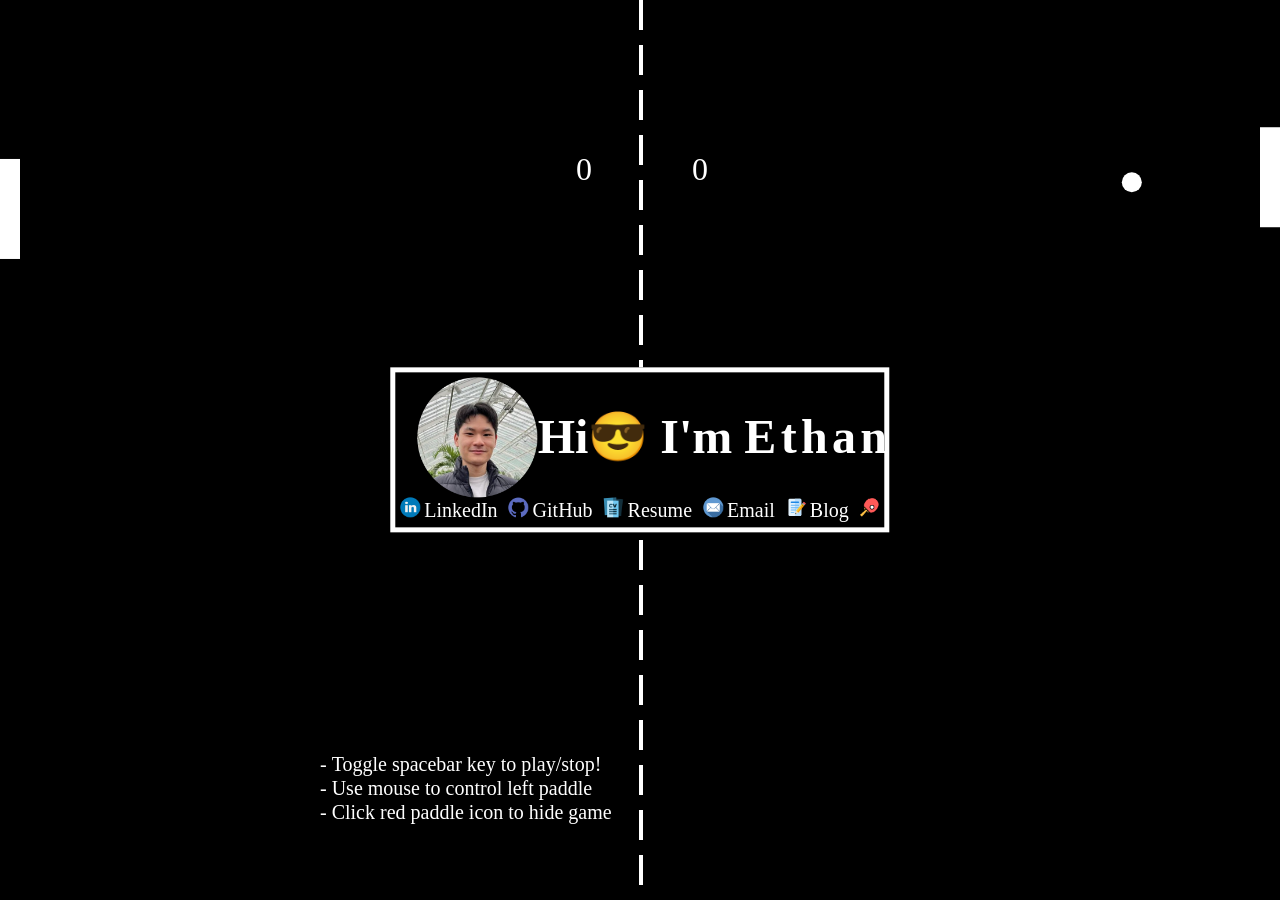
<file: index.html>
<!DOCTYPE html>
<html lang="en">

<head>

  <title>Ethan Jiang</title>
  <meta charset="UTF-8">
  <meta name="viewport" content="width=device-width, initial-scale=1.0">
  <meta name="description" content="Ethan Jiang's Website">
  <link rel="icon" type="image/x-icon" href="https://img.icons8.com/color/48/000000/developer--v1.png">

  <!-- CSS -->
  <link rel="stylesheet" href="css/main.css">
  <link rel="stylesheet" href="css/name.css">

</head>

<body>

  <canvas id="pong"></canvas>

  <div class="center">
    <div class="intro">
      <img src="images/pfp.png" alt="Profile Picture">
      <h1>
        <div class="name flippy">Hi😎 I'm
          <span class="ethan">
            <span style="--i:1">E</span>
            <span style="--i:2">t</span>
            <span style="--i:3">h</span>
            <span style="--i:4">a</span>
            <span style="--i:5">n</span>
            <span class="tooltiptext tooltip-top">Ethan Yi Jiang</span>
            <span class="tooltiptext tooltip-bottom" lang="zh">江毅</span>
          </span>
        </div>
      </h1>
    </div>
    <div class="social">
      <img src="images/linkedin.png" alt="LinkedIn Icon">
      <a href="https://www.linkedin.com/in/jiange" target="_blank">LinkedIn</a>
      <img src="images/github.png" alt="GitHub Icon">
      <a href="https://github.com/jiangoz" target="_blank">GitHub</a>
      <img src="images/resume.png" alt="Resume Icon">
      <a href="resume.pdf" target="_blank">Resume</a>
      <img src="images/email.png" alt="Email Icon">
      <a href="mailto:ethanjiangcs@gmail.com" target="_blank">Email</a>
      <img src="images/blog.svg" alt="Blog Icon">
      <a href="blog/">Blog</a>

      <img id="togglePong" src="images/pong.png" onclick="togglePong()" alt="Pong Icon">
    </div>
  </div>

  <!-- PONG GAME SCRIPT -->
  <script>
    if (screen && screen.width >= 450) {
      let script = document.createElement('script');
      script.setAttribute('src', 'js/pong.js');
      document.body.appendChild(script);
    }
  </script>

</body>

</html>
</file>
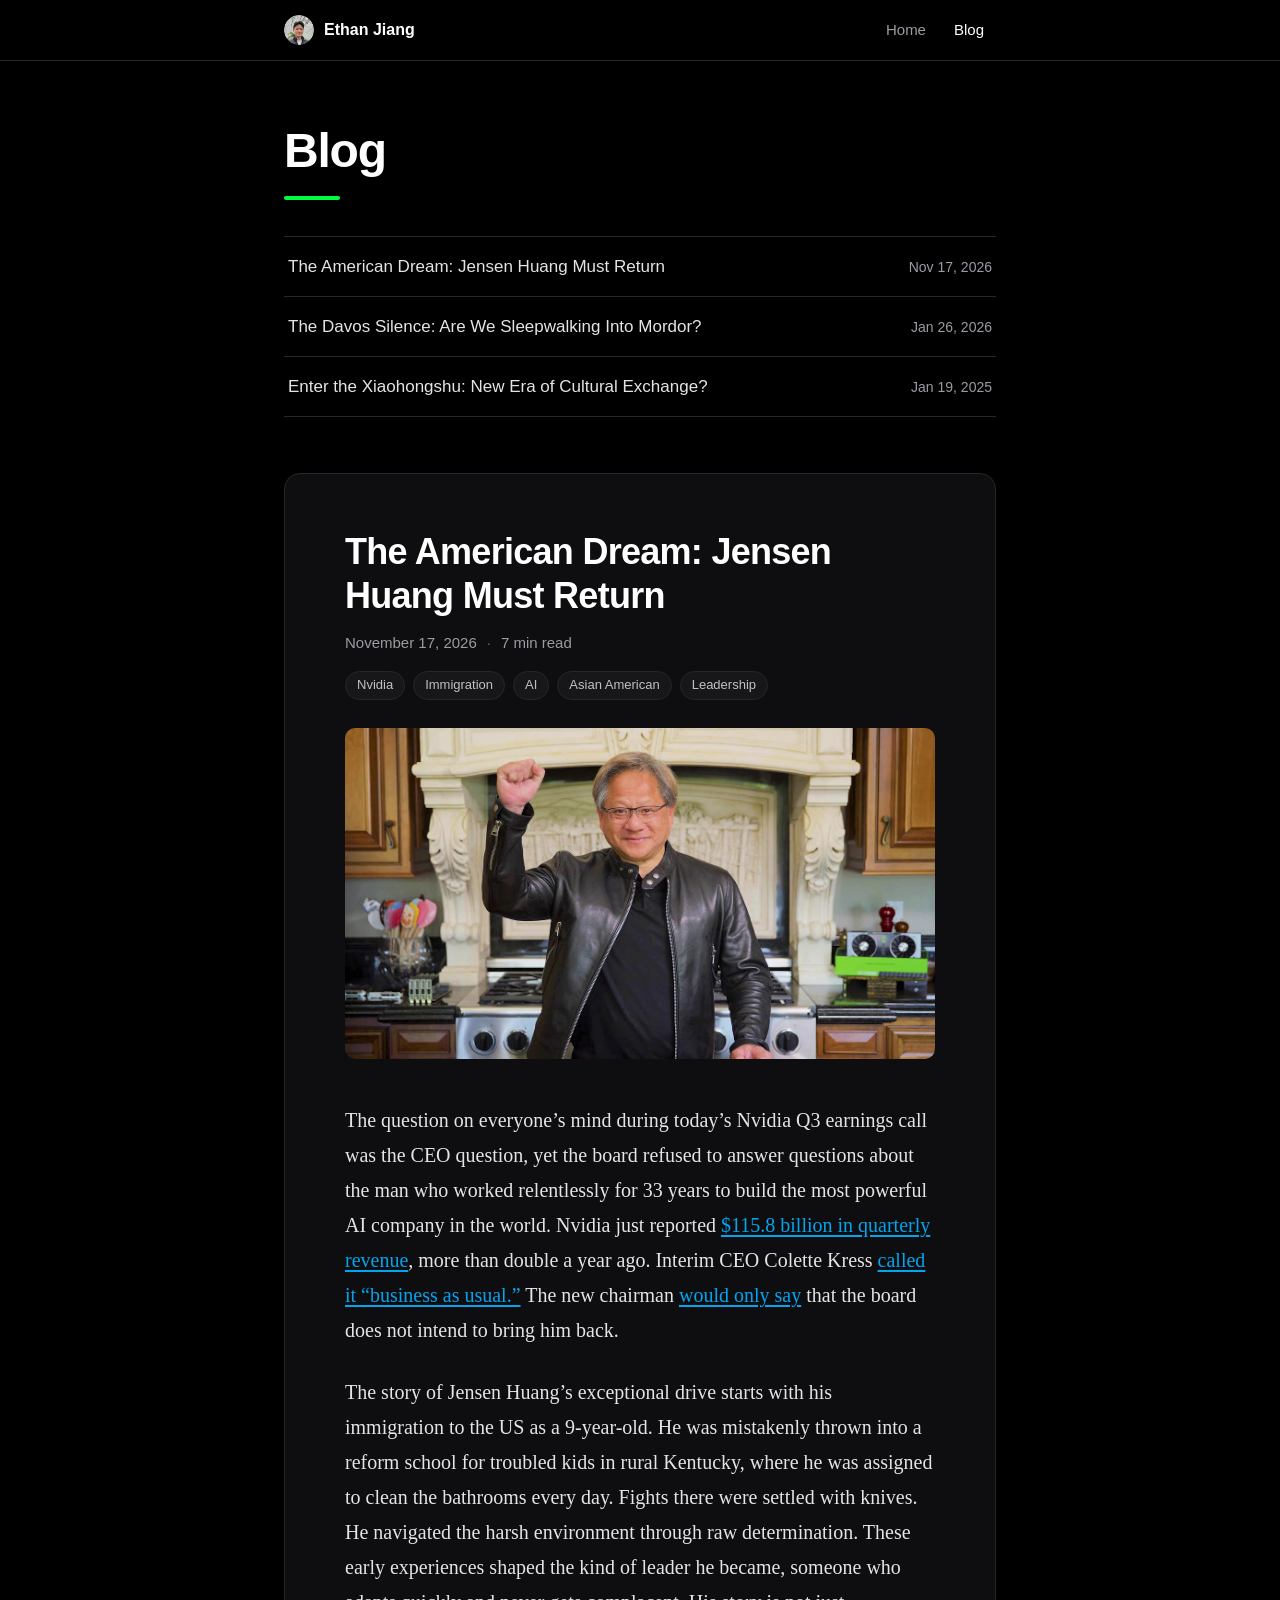
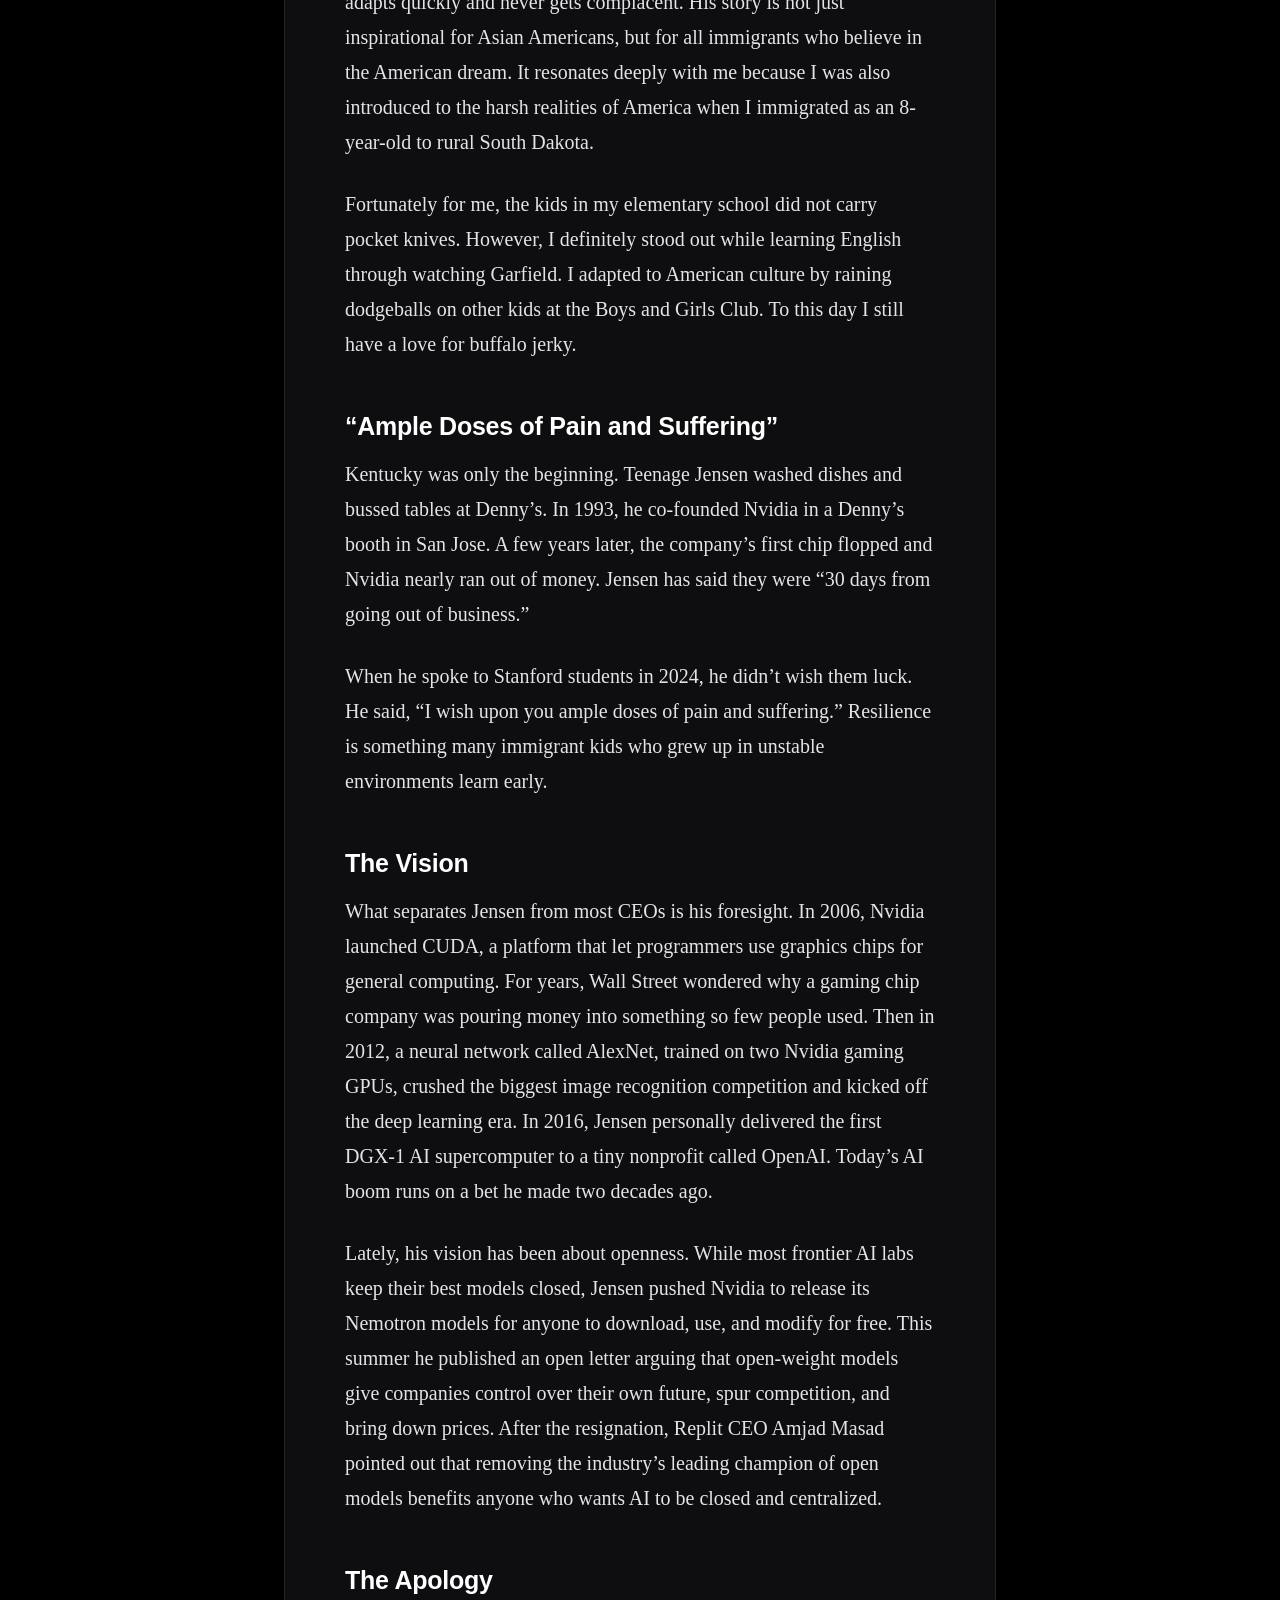
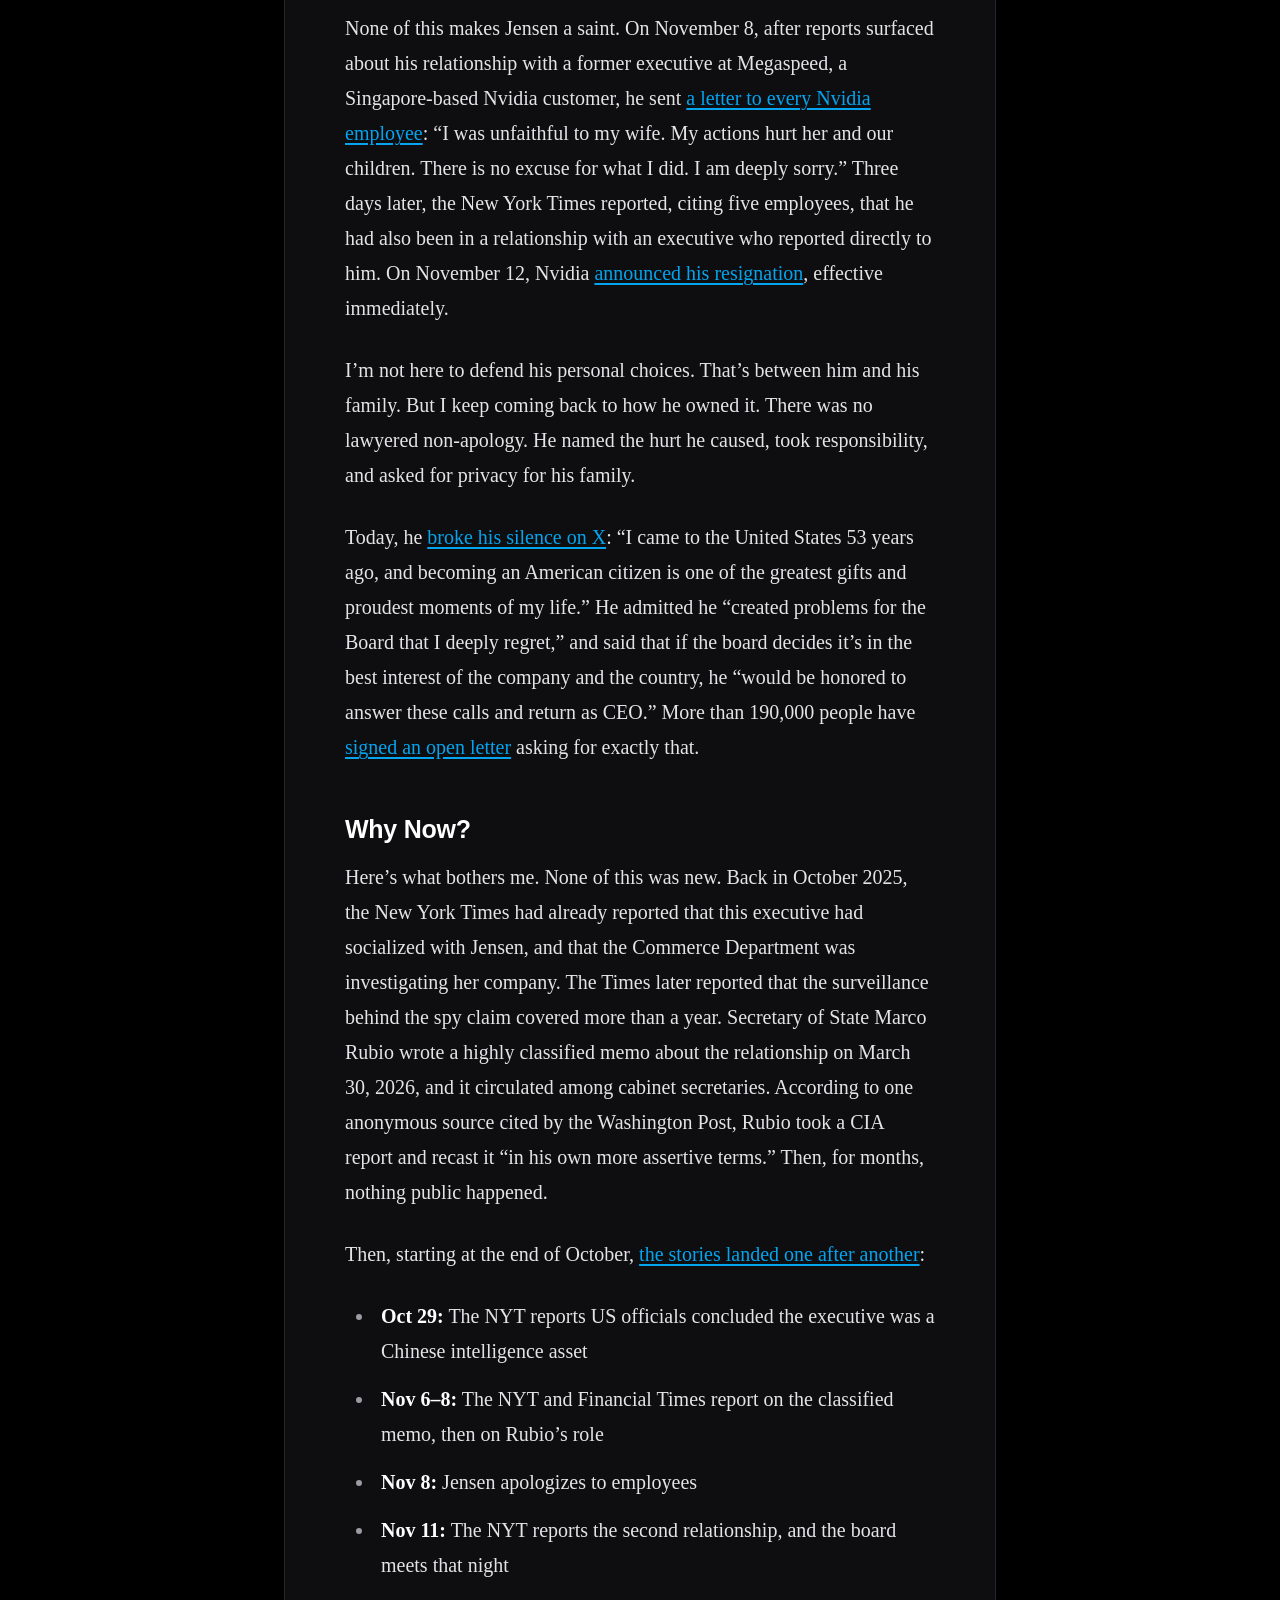
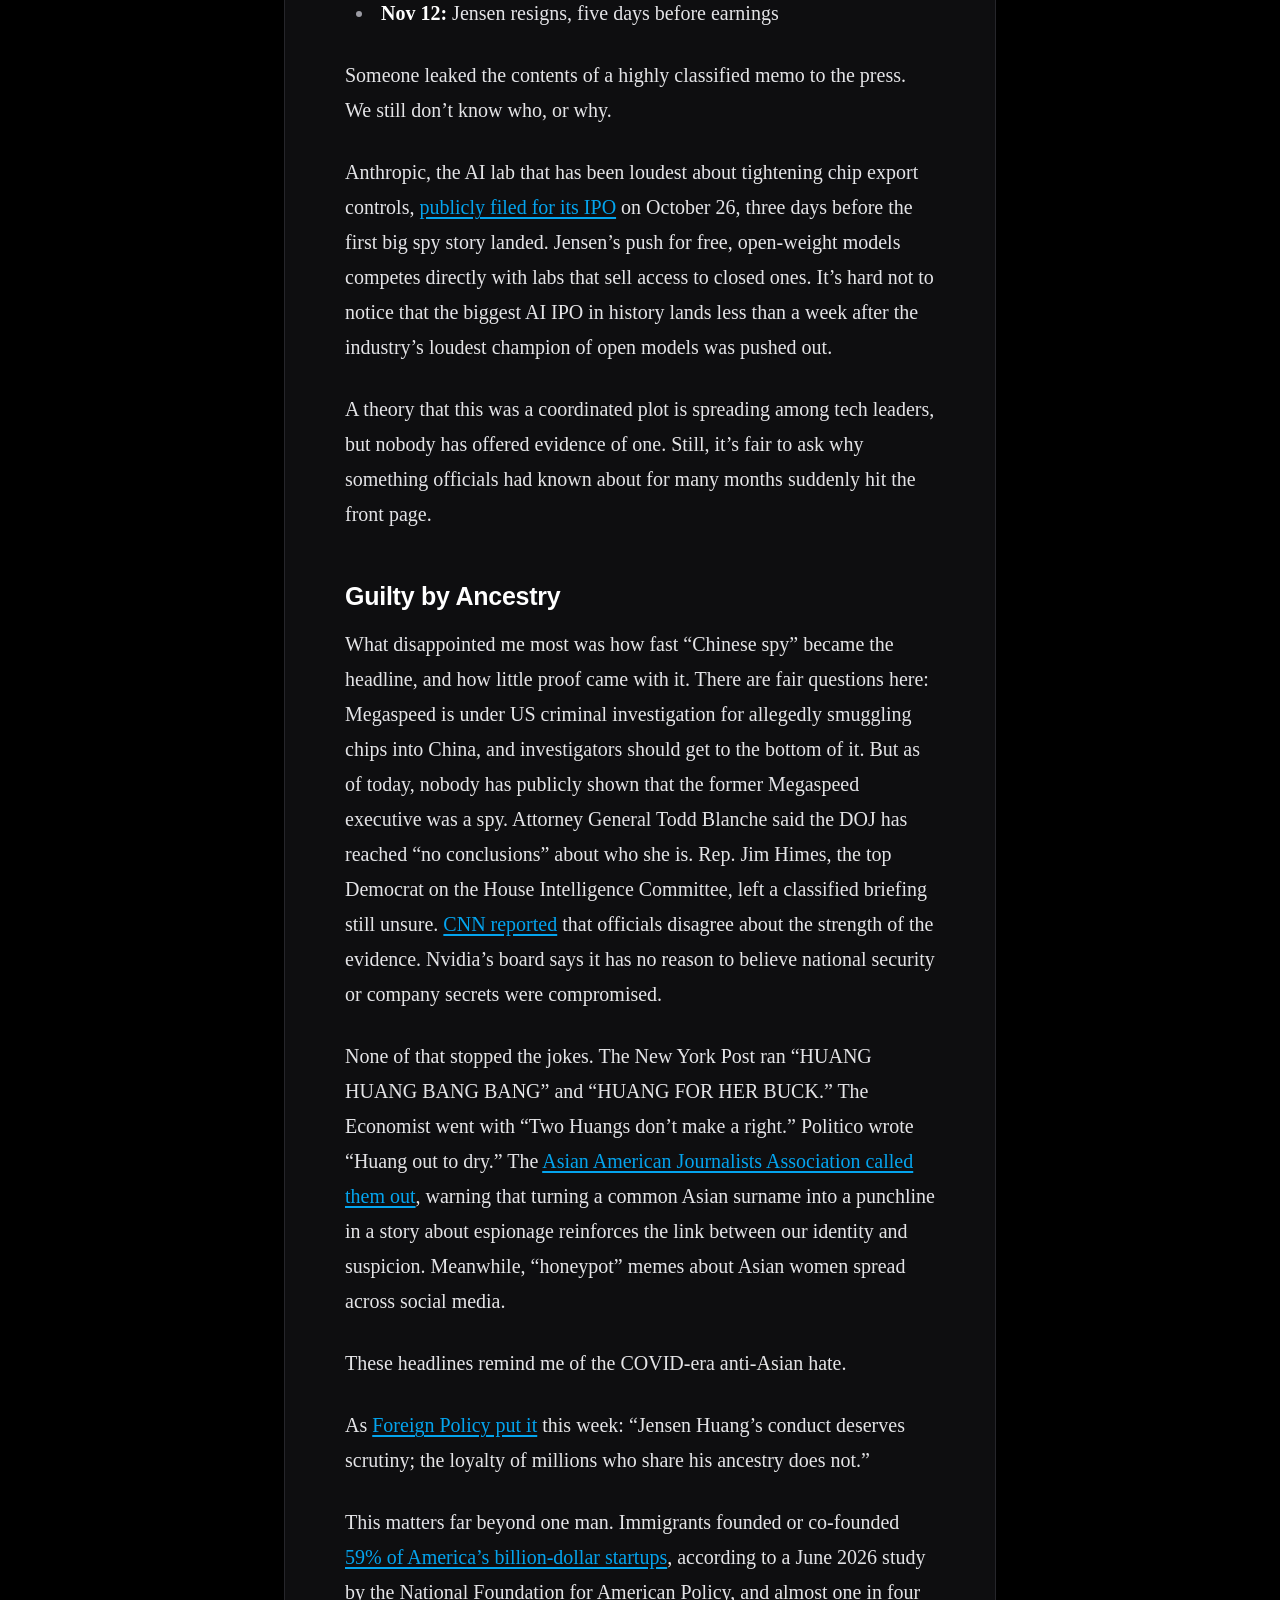
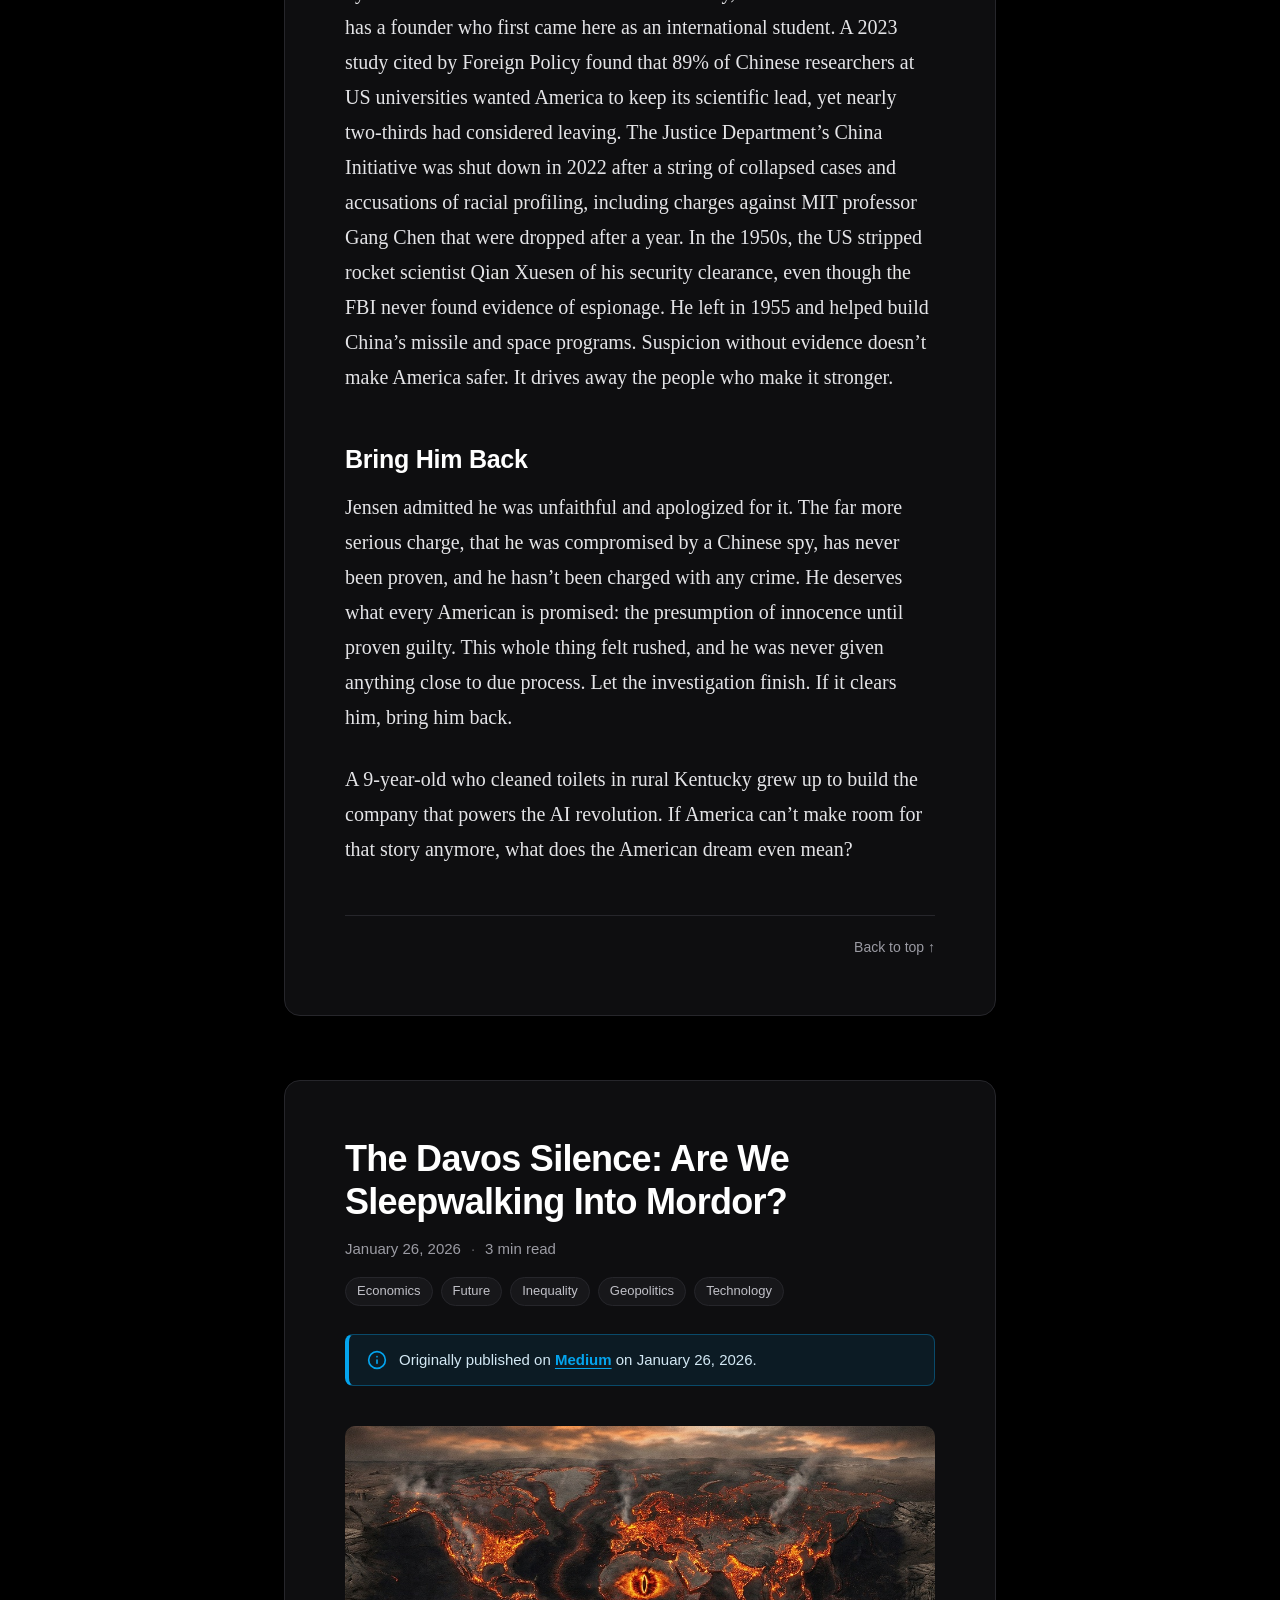
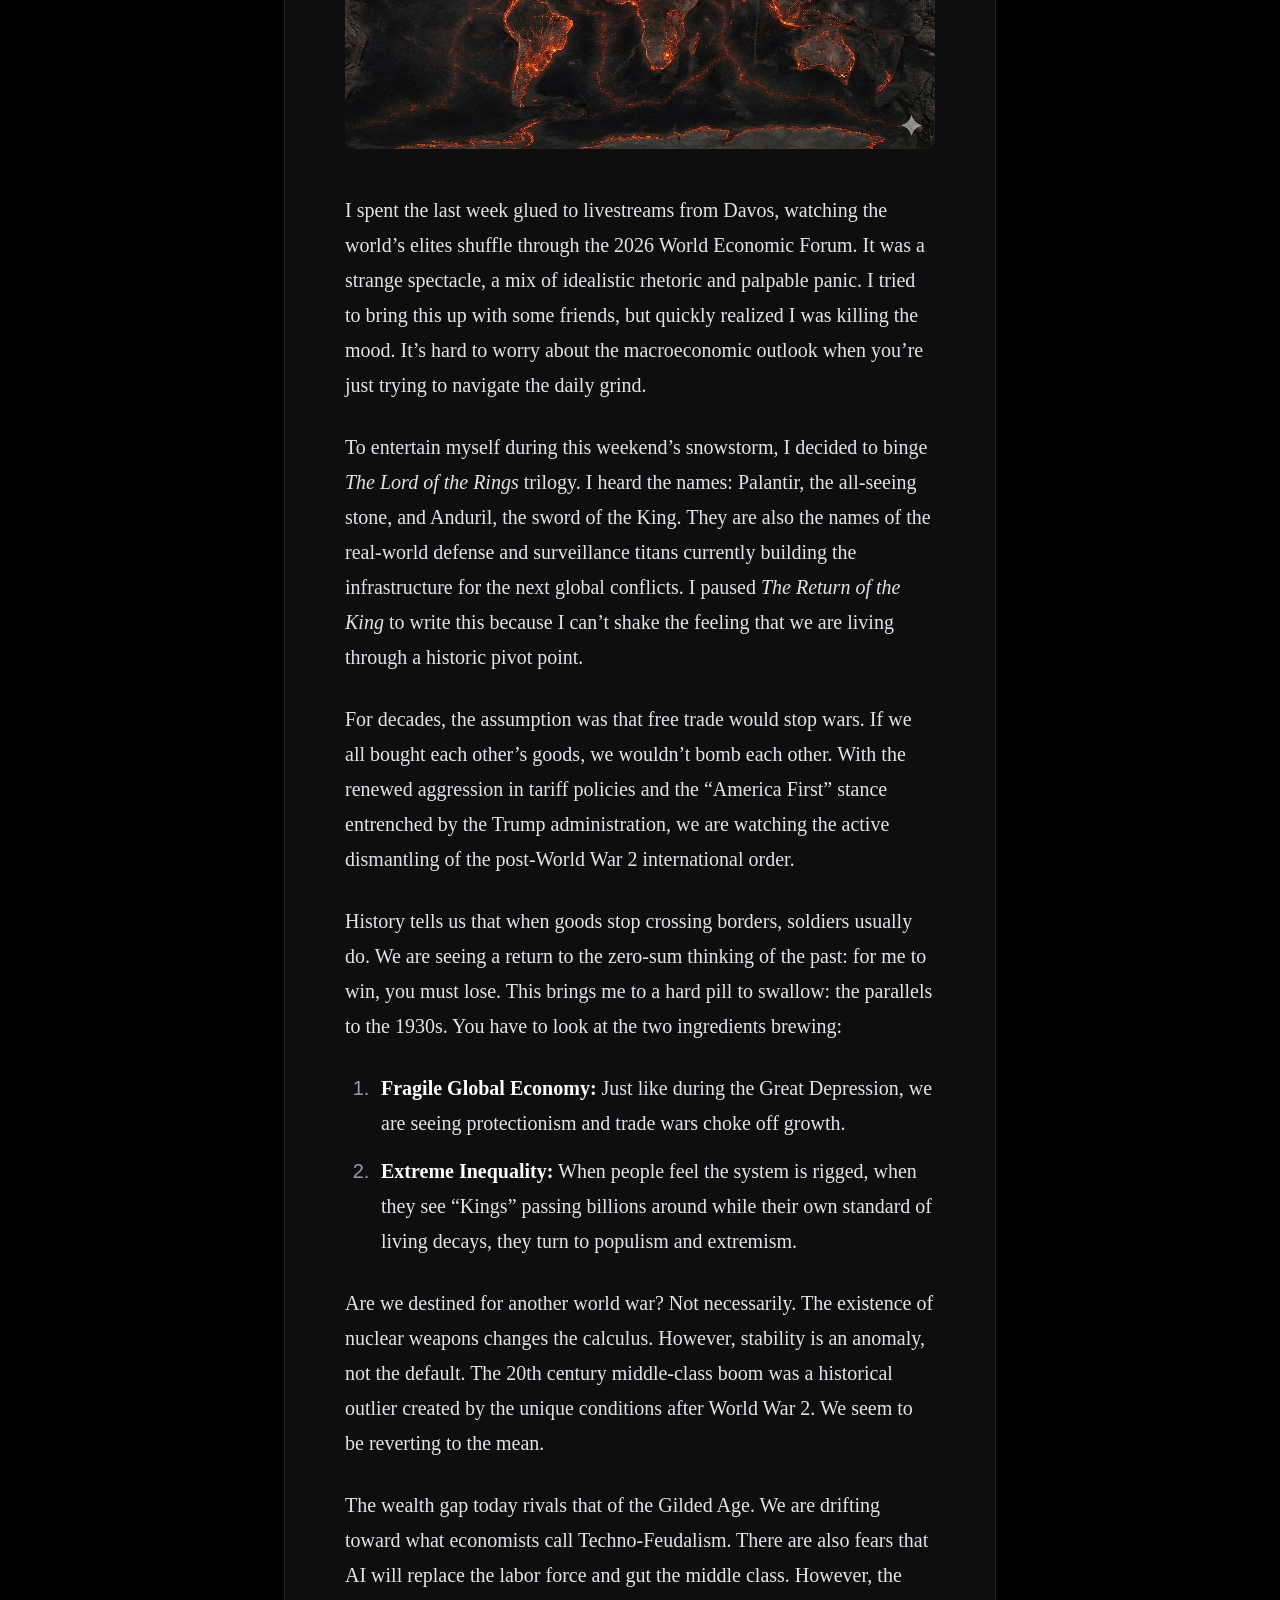
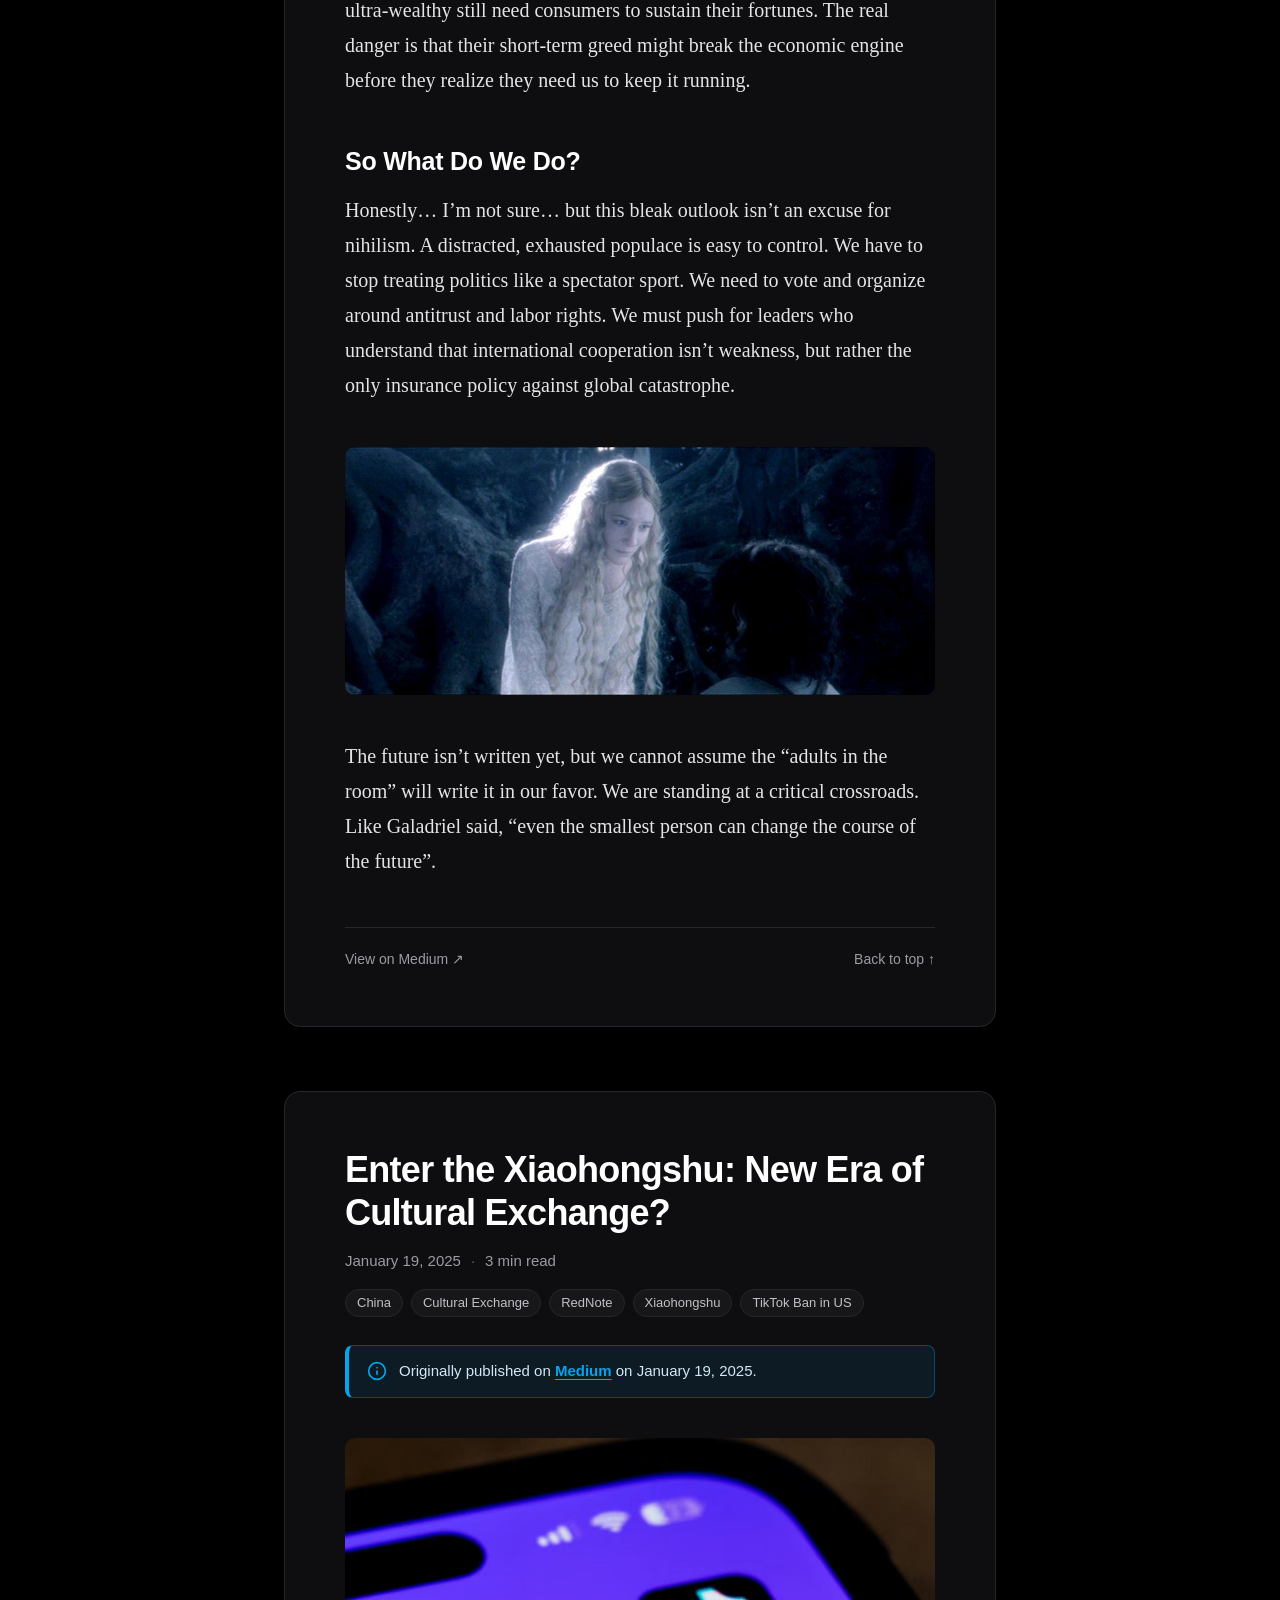
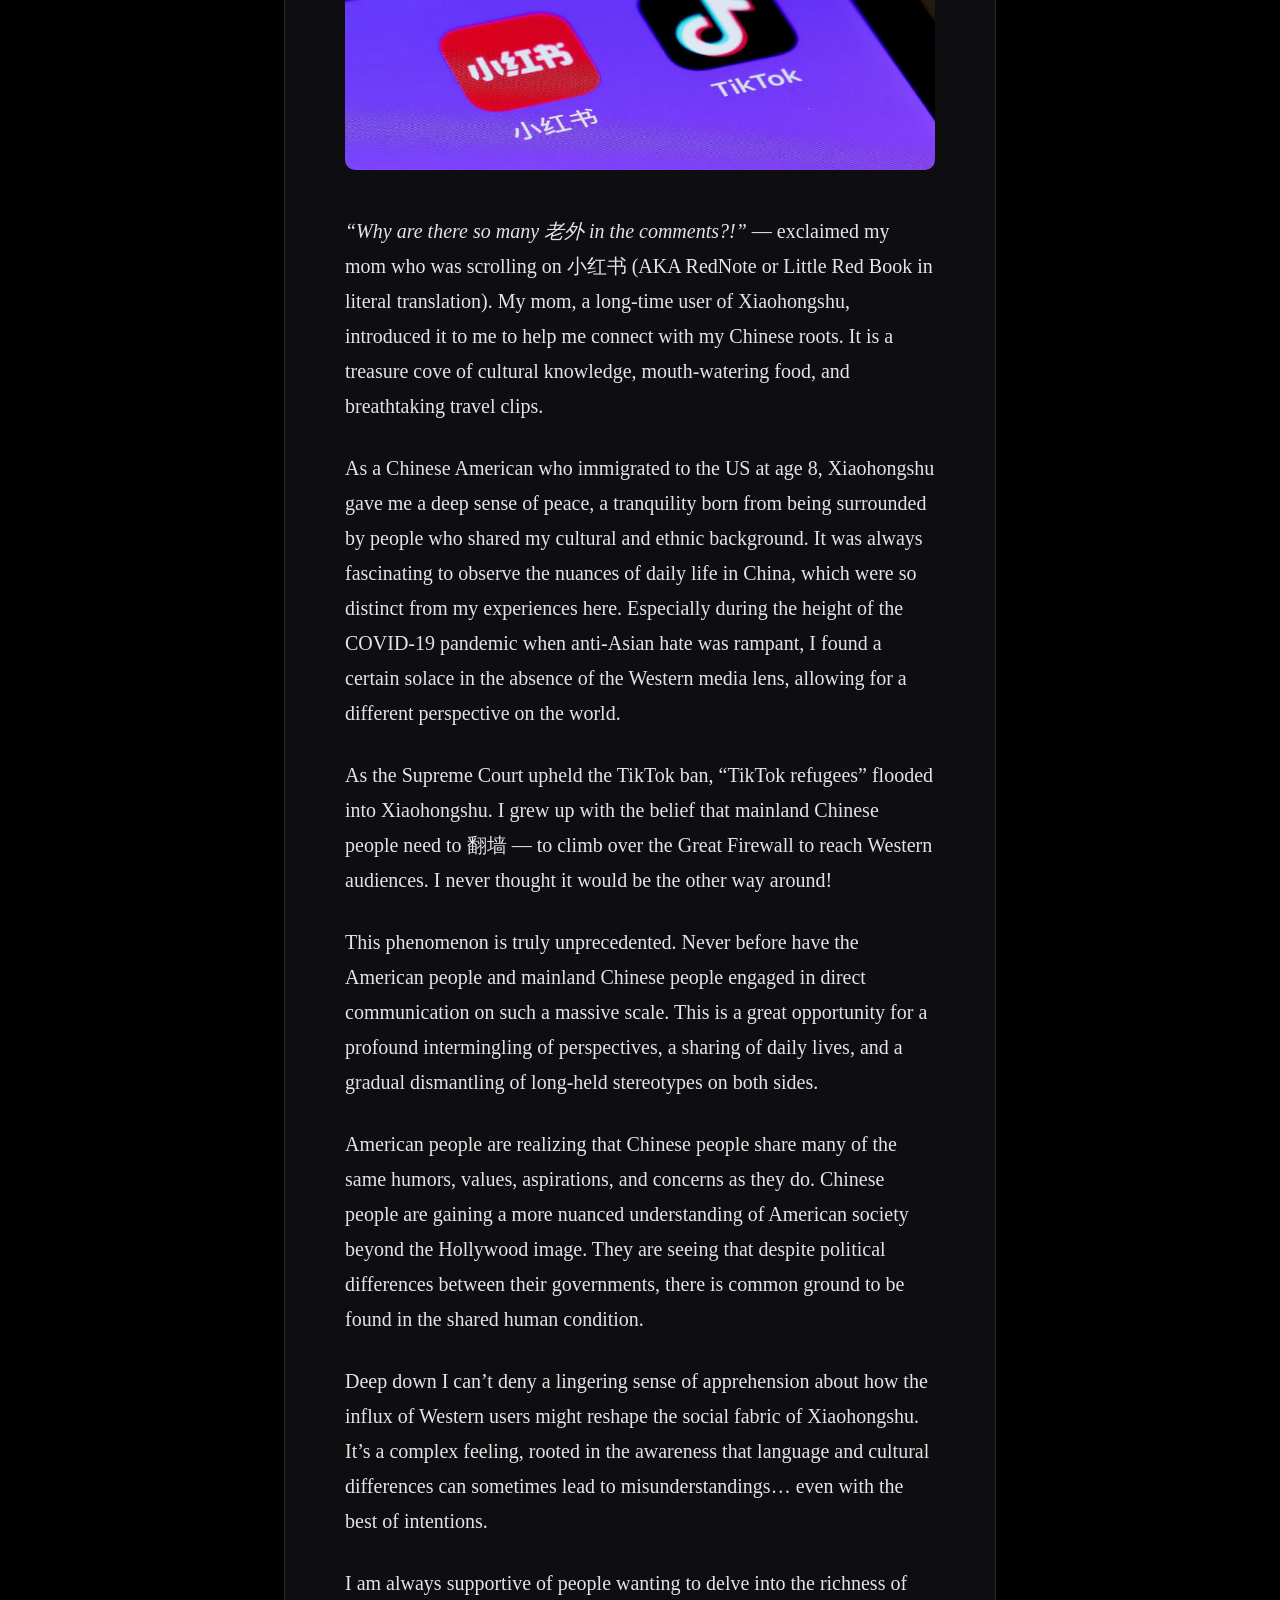
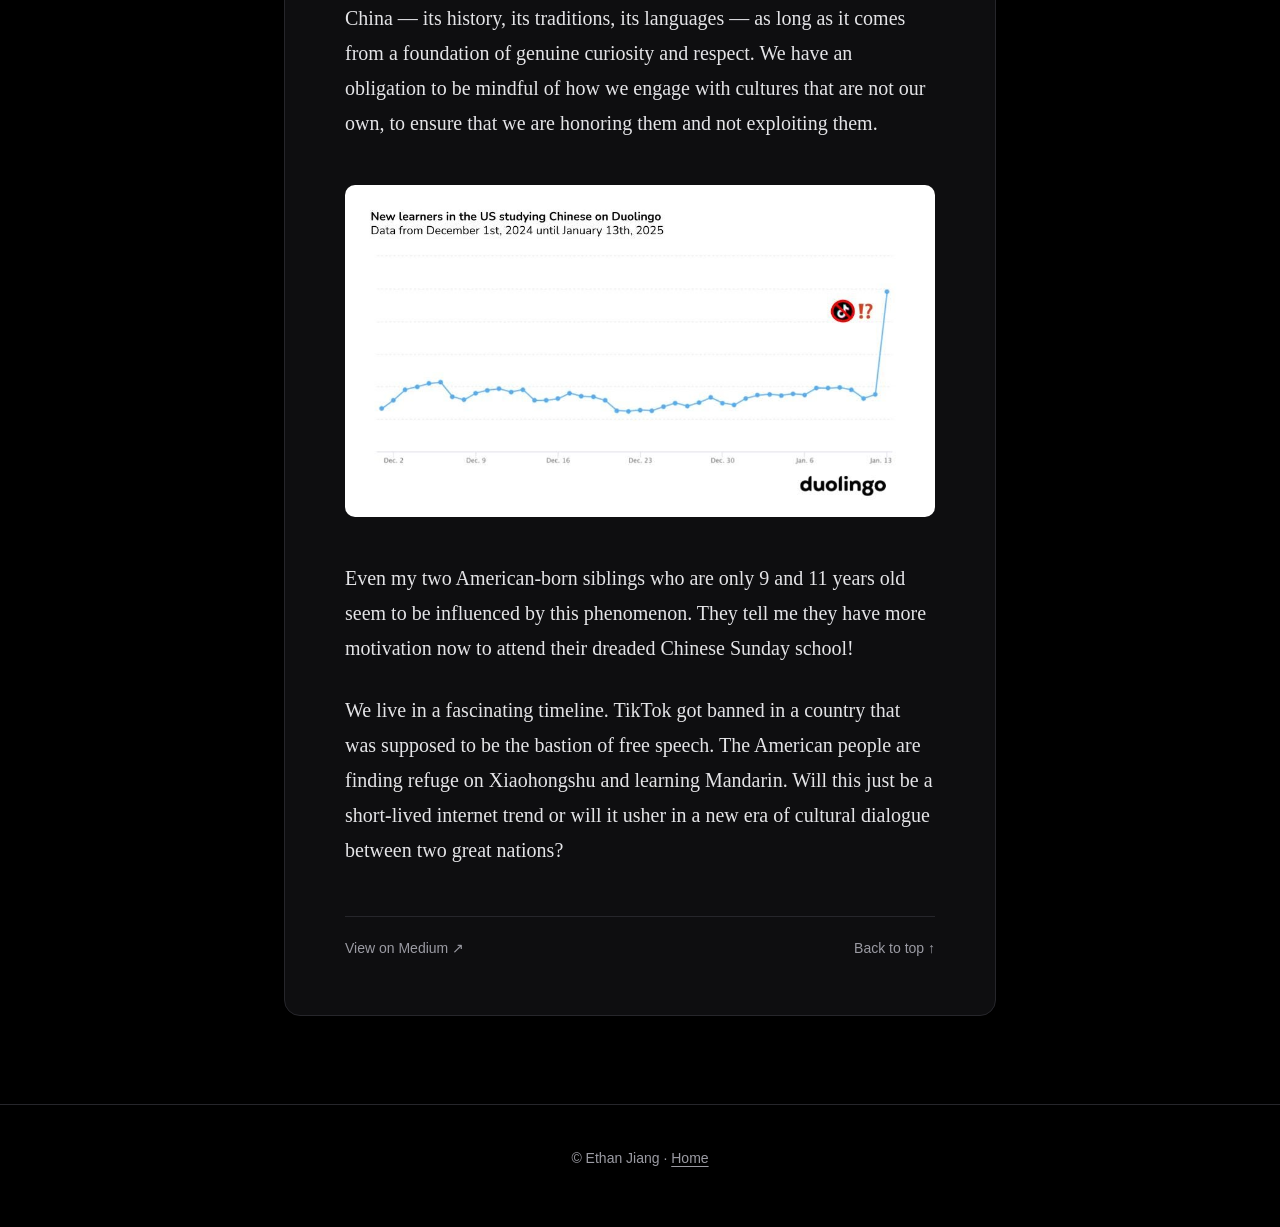
<file: blog/index.html>
<!DOCTYPE html>
<html lang="en">

<head>

  <title>Blog | Ethan Jiang</title>
  <meta charset="UTF-8">
  <meta name="viewport" content="width=device-width, initial-scale=1.0">
  <meta name="description" content="Blog posts by Ethan Jiang.">
  <link rel="icon" type="image/x-icon" href="https://img.icons8.com/color/48/000000/developer--v1.png">

  <!-- Social previews -->
  <meta property="og:type" content="website">
  <meta property="og:title" content="Blog | Ethan Jiang">
  <meta property="og:description" content="Blog posts by Ethan Jiang.">
  <meta property="og:url" content="https://jiangoz.github.io/blog/">
  <meta property="og:image" content="https://jiangoz.github.io/images/blog/Jensen-Huang-Kitchen.jpg">

  <!-- CSS -->
  <link rel="stylesheet" href="../css/blog.css">

</head>

<body id="top">

  <a class="skip-link" href="#main">Skip to content</a>

  <header class="site-nav">
    <nav class="site-nav-inner" aria-label="Main">
      <a class="brand" href="../">
        <img src="../images/pfp.png" alt="" width="30" height="30">
        <span>Ethan Jiang</span>
      </a>
      <ul class="nav-links">
        <li><a href="../">Home</a></li>
        <li><a href="./" aria-current="page">Blog</a></li>
      </ul>
    </nav>
  </header>

  <main id="main" class="container">

    <header class="page-header">
      <h1>Blog</h1>

      <ol class="post-index" aria-label="All posts">
        <li>
          <a href="#jensen-huang-must-return">
            <span class="post-index-title">The American Dream: Jensen Huang Must Return</span>
            <time datetime="2026-11-17">Nov 17, 2026</time>
          </a>
        </li>
        <li>
          <a href="#davos-silence">
            <span class="post-index-title">The Davos Silence: Are We Sleepwalking Into Mordor?</span>
            <time datetime="2026-01-26">Jan 26, 2026</time>
          </a>
        </li>
        <li>
          <a href="#enter-the-xiaohongshu">
            <span class="post-index-title">Enter the Xiaohongshu: New Era of Cultural Exchange?</span>
            <time datetime="2025-01-19">Jan 19, 2025</time>
          </a>
        </li>
      </ol>
    </header>

    <!-- ================================================================== -->
    <!-- POST: The American Dream: Jensen Huang Must Return                 -->
    <!-- ================================================================== -->
    <article class="post" id="jensen-huang-must-return" aria-labelledby="jensen-huang-must-return-title">

      <header class="post-header">
        <h2 class="post-title" id="jensen-huang-must-return-title">
          <a href="#jensen-huang-must-return">The American Dream: Jensen Huang Must Return</a>
        </h2>
        <div class="post-meta">
          <time datetime="2026-11-17">November 17, 2026</time>
          <span class="dot" aria-hidden="true">·</span>
          <span>7 min read</span>
        </div>
        <ul class="tags" aria-label="Tags">
          <li>Nvidia</li>
          <li>Immigration</li>
          <li>AI</li>
          <li>Asian American</li>
          <li>Leadership</li>
        </ul>
      </header>

      <div class="post-body">
        <figure>
          <img src="../images/blog/Jensen-Huang-Kitchen.jpg" width="1280" height="720" alt="Jensen Huang in his signature black leather jacket, smiling and raising a fist in his home kitchen, with an Nvidia graphics card on the counter behind him.">
        </figure>

        <p>The question on everyone’s mind during today’s Nvidia Q3 earnings call was the CEO question, yet the board refused to answer questions about the man who worked relentlessly for 33 years to build the most powerful AI company in the world. Nvidia just reported <a href="https://nvidianews.nvidia.com/news/nvidia-announces-financial-results-for-third-quarter-fiscal-2027" target="_blank" rel="noopener">$115.8 billion in quarterly revenue</a>, more than double a year ago. Interim CEO Colette Kress <a href="https://www.cnbc.com/2026/11/17/nvidia-nvda-earnings-report-q3-2027.html" target="_blank" rel="noopener">called it “business as usual.”</a> The new chairman <a href="https://www.nbcnews.com/business/business-news/live-blog/nvidia-stock-earnings-report-jensen-huang-rcna609804" target="_blank" rel="noopener">would only say</a> that the board does not intend to bring him back.</p>

        <p>The story of Jensen Huang’s exceptional drive starts with his immigration to the US as a 9-year-old. He was mistakenly thrown into a reform school for troubled kids in rural Kentucky, where he was assigned to clean the bathrooms every day. Fights there were settled with knives. He navigated the harsh environment through raw determination. These early experiences shaped the kind of leader he became, someone who adapts quickly and never gets complacent. His story is not just inspirational for Asian Americans, but for all immigrants who believe in the American dream. It resonates deeply with me because I was also introduced to the harsh realities of America when I immigrated as an 8-year-old to rural South Dakota.</p>

        <p>Fortunately for me, the kids in my elementary school did not carry pocket knives. However, I definitely stood out while learning English through watching Garfield. I adapted to American culture by raining dodgeballs on other kids at the Boys and Girls Club. To this day I still have a love for buffalo jerky.</p>

        <h3>“Ample Doses of Pain and Suffering”</h3>

        <p>Kentucky was only the beginning. Teenage Jensen washed dishes and bussed tables at Denny’s. In 1993, he co-founded Nvidia in a Denny’s booth in San Jose. A few years later, the company’s first chip flopped and Nvidia nearly ran out of money. Jensen has said they were “30 days from going out of business.”</p>

        <p>When he spoke to Stanford students in 2024, he didn’t wish them luck. He said, “I wish upon you ample doses of pain and suffering.” Resilience is something many immigrant kids who grew up in unstable environments learn early.</p>

        <h3>The Vision</h3>

        <p>What separates Jensen from most CEOs is his foresight. In 2006, Nvidia launched CUDA, a platform that let programmers use graphics chips for general computing. For years, Wall Street wondered why a gaming chip company was pouring money into something so few people used. Then in 2012, a neural network called AlexNet, trained on two Nvidia gaming GPUs, crushed the biggest image recognition competition and kicked off the deep learning era. In 2016, Jensen personally delivered the first DGX-1 AI supercomputer to a tiny nonprofit called OpenAI. Today’s AI boom runs on a bet he made two decades ago.</p>

        <p>Lately, his vision has been about openness. While most frontier AI labs keep their best models closed, Jensen pushed Nvidia to release its Nemotron models for anyone to download, use, and modify for free. This summer he published an open letter arguing that open-weight models give companies control over their own future, spur competition, and bring down prices. After the resignation, Replit CEO Amjad Masad pointed out that removing the industry’s leading champion of open models benefits anyone who wants AI to be closed and centralized.</p>

        <h3>The Apology</h3>

        <p>None of this makes Jensen a saint. On November 8, after reports surfaced about his relationship with a former executive at Megaspeed, a Singapore-based Nvidia customer, he sent <a href="https://nvidianews.nvidia.com/news/a-message-to-our-company" target="_blank" rel="noopener">a letter to every Nvidia employee</a>: “I was unfaithful to my wife. My actions hurt her and our children. There is no excuse for what I did. I am deeply sorry.” Three days later, the New York Times reported, citing five employees, that he had also been in a relationship with an executive who reported directly to him. On November 12, Nvidia <a href="https://nvidianews.nvidia.com/news/nvidia-announces-ceo-transition" target="_blank" rel="noopener">announced his resignation</a>, effective immediately.</p>

        <p>I’m not here to defend his personal choices. That’s between him and his family. But I keep coming back to how he owned it. There was no lawyered non-apology. He named the hurt he caused, took responsibility, and asked for privacy for his family.</p>

        <p>Today, he <a href="https://x.com/JensenHuang/status/2122726005219737649" target="_blank" rel="noopener">broke his silence on X</a>: “I came to the United States 53 years ago, and becoming an American citizen is one of the greatest gifts and proudest moments of my life.” He admitted he “created problems for the Board that I deeply regret,” and said that if the board decides it’s in the best interest of the company and the country, he “would be honored to answer these calls and return as CEO.” More than 190,000 people have <a href="https://standwithjensen.com/" target="_blank" rel="noopener">signed an open letter</a> asking for exactly that.</p>

        <h3>Why Now?</h3>

        <p>Here’s what bothers me. None of this was new. Back in October 2025, the New York Times had already reported that this executive had socialized with Jensen, and that the Commerce Department was investigating her company. The Times later reported that the surveillance behind the spy claim covered more than a year. Secretary of State Marco Rubio wrote a highly classified memo about the relationship on March 30, 2026, and it circulated among cabinet secretaries. According to one anonymous source cited by the Washington Post, Rubio took a CIA report and recast it “in his own more assertive terms.” Then, for months, nothing public happened.</p>

        <p>Then, starting at the end of October, <a href="https://en.wikipedia.org/wiki/Jensen_Huang_spying_scandal" target="_blank" rel="noopener">the stories landed one after another</a>:</p>

        <ul>
          <li><strong>Oct 29:</strong> The NYT reports US officials concluded the executive was a Chinese intelligence asset</li>
          <li><strong>Nov 6–8:</strong> The NYT and Financial Times report on the classified memo, then on Rubio’s role</li>
          <li><strong>Nov 8:</strong> Jensen apologizes to employees</li>
          <li><strong>Nov 11:</strong> The NYT reports the second relationship, and the board meets that night</li>
          <li><strong>Nov 12:</strong> Jensen resigns, five days before earnings</li>
        </ul>

        <p>Someone leaked the contents of a highly classified memo to the press. We still don’t know who, or why.</p>

        <p>Anthropic, the AI lab that has been loudest about tightening chip export controls, <a href="https://www.anthropic.com/news/s1-sec" target="_blank" rel="noopener">publicly filed for its IPO</a> on October 26, three days before the first big spy story landed. Jensen’s push for free, open-weight models competes directly with labs that sell access to closed ones. It’s hard not to notice that the biggest AI IPO in history lands less than a week after the industry’s loudest champion of open models was pushed out.</p>

        <p>A theory that this was a coordinated plot is spreading among tech leaders, but nobody has offered evidence of one. Still, it’s fair to ask why something officials had known about for many months suddenly hit the front page.</p>

        <h3>Guilty by Ancestry</h3>

        <p>What disappointed me most was how fast “Chinese spy” became the headline, and how little proof came with it. There are fair questions here: Megaspeed is under US criminal investigation for allegedly smuggling chips into China, and investigators should get to the bottom of it. But as of today, nobody has publicly shown that the former Megaspeed executive was a spy. Attorney General Todd Blanche said the DOJ has reached “no conclusions” about who she is. Rep. Jim Himes, the top Democrat on the House Intelligence Committee, left a classified briefing still unsure. <a href="https://www.cnn.com/2026/11/13/politics/jensen-huang-us-intelligence" target="_blank" rel="noopener">CNN reported</a> that officials disagree about the strength of the evidence. Nvidia’s board says it has no reason to believe national security or company secrets were compromised.</p>

        <p>None of that stopped the jokes. The New York Post ran “HUANG HUANG BANG BANG” and “HUANG FOR HER BUCK.” The Economist went with “Two Huangs don’t make a right.” Politico wrote “Huang out to dry.” The <a href="https://asamnews.com/2026/11/11/aaja-condemns-jensen-huang-spy-coverage-headlines/" target="_blank" rel="noopener">Asian American Journalists Association called them out</a>, warning that turning a common Asian surname into a punchline in a story about espionage reinforces the link between our identity and suspicion. Meanwhile, “honeypot” memes about Asian women spread across social media.</p>

        <p>These headlines remind me of the COVID-era anti-Asian hate.</p>

        <p>As <a href="https://foreignpolicy.com/2026/11/17/nvidia-scandal-jensen-huang-racial-profiling-usa-intelligence-ai/" target="_blank" rel="noopener">Foreign Policy put it</a> this week: “Jensen Huang’s conduct deserves scrutiny; the loyalty of millions who share his ancestry does not.”</p>

        <p>This matters far beyond one man. Immigrants founded or co-founded <a href="https://nfap.com/wp-content/uploads/2026/06/IMMIGRANTS-AND-US-BILLION-DOLLAR-COMPANIES.NFAP-Policy-Brief.2026-5.pdf" target="_blank" rel="noopener">59% of America’s billion-dollar startups</a>, according to a June 2026 study by the National Foundation for American Policy, and almost one in four has a founder who first came here as an international student. A 2023 study cited by Foreign Policy found that 89% of Chinese researchers at US universities wanted America to keep its scientific lead, yet nearly two-thirds had considered leaving. The Justice Department’s China Initiative was shut down in 2022 after a string of collapsed cases and accusations of racial profiling, including charges against MIT professor Gang Chen that were dropped after a year. In the 1950s, the US stripped rocket scientist Qian Xuesen of his security clearance, even though the FBI never found evidence of espionage. He left in 1955 and helped build China’s missile and space programs. Suspicion without evidence doesn’t make America safer. It drives away the people who make it stronger.</p>

        <h3>Bring Him Back</h3>

        <p>Jensen admitted he was unfaithful and apologized for it. The far more serious charge, that he was compromised by a Chinese spy, has never been proven, and he hasn’t been charged with any crime. He deserves what every American is promised: the presumption of innocence until proven guilty. This whole thing felt rushed, and he was never given anything close to due process. Let the investigation finish. If it clears him, bring him back.</p>

        <p>A 9-year-old who cleaned toilets in rural Kentucky grew up to build the company that powers the AI revolution. If America can’t make room for that story anymore, what does the American dream even mean?</p>
      </div>

      <footer class="post-footer">
        <a href="#top">Back to top ↑</a>
      </footer>

    </article>

    <!-- ================================================================== -->
    <!-- POST: The Davos Silence                                            -->
    <!-- ================================================================== -->
    <article class="post" id="davos-silence" aria-labelledby="davos-silence-title">

      <header class="post-header">
        <h2 class="post-title" id="davos-silence-title">
          <a href="#davos-silence">The Davos Silence: Are We Sleepwalking Into Mordor?</a>
        </h2>
        <div class="post-meta">
          <time datetime="2026-01-26T06:21:04Z">January 26, 2026</time>
          <span class="dot" aria-hidden="true">·</span>
          <span>3 min read</span>
        </div>
        <ul class="tags" aria-label="Tags">
          <li>Economics</li>
          <li>Future</li>
          <li>Inequality</li>
          <li>Geopolitics</li>
          <li>Technology</li>
        </ul>
      </header>

      <aside class="origin-note" role="note">
        <svg viewBox="0 0 24 24" fill="none" stroke="currentColor" stroke-width="2" stroke-linecap="round" stroke-linejoin="round" aria-hidden="true">
          <circle cx="12" cy="12" r="10" />
          <line x1="12" y1="16" x2="12" y2="12" />
          <line x1="12" y1="8" x2="12.01" y2="8" />
        </svg>
        <p>
          Originally published on
          <a href="https://medium.com/@eyjiang/the-davos-silence-are-we-sleepwalking-into-mordor-d99fb3b26d7f" target="_blank" rel="noopener">Medium</a>
          on January 26, 2026.
        </p>
      </aside>

      <div class="post-body">
        <figure>
          <img src="../images/blog/davos-mordor-map.jpg" width="1024" height="559" alt="A world map rendered as a smoldering volcanic landscape, with glowing lava tracing the continents and the Eye of Sauron over Africa.">
        </figure>

        <p>I spent the last week glued to livestreams from Davos, watching the world’s elites shuffle through the 2026 World Economic Forum. It was a strange spectacle, a mix of idealistic rhetoric and palpable panic. I tried to bring this up with some friends, but quickly realized I was killing the mood. It’s hard to worry about the macroeconomic outlook when you’re just trying to navigate the daily grind.</p>

        <p>To entertain myself during this weekend’s snowstorm, I decided to binge <em>The Lord of the Rings</em> trilogy. I heard the names: Palantir, the all-seeing stone, and Anduril, the sword of the King. They are also the names of the real-world defense and surveillance titans currently building the infrastructure for the next global conflicts. I paused <em>The Return of the King</em> to write this because I can’t shake the feeling that we are living through a historic pivot point.</p>

        <p>For decades, the assumption was that free trade would stop wars. If we all bought each other’s goods, we wouldn’t bomb each other. With the renewed aggression in tariff policies and the “America First” stance entrenched by the Trump administration, we are watching the active dismantling of the post-World War 2 international order.</p>

        <p>History tells us that when goods stop crossing borders, soldiers usually do. We are seeing a return to the zero-sum thinking of the past: for me to win, you must lose. This brings me to a hard pill to swallow: the parallels to the 1930s. You have to look at the two ingredients brewing:</p>

        <ol>
          <li><strong>Fragile Global Economy:</strong> Just like during the Great Depression, we are seeing protectionism and trade wars choke off growth.</li>
          <li><strong>Extreme Inequality:</strong> When people feel the system is rigged, when they see “Kings” passing billions around while their own standard of living decays, they turn to populism and extremism.</li>
        </ol>

        <p>Are we destined for another world war? Not necessarily. The existence of nuclear weapons changes the calculus. However, stability is an anomaly, not the default. The 20th century middle-class boom was a historical outlier created by the unique conditions after World War 2. We seem to be reverting to the mean.</p>

        <p>The wealth gap today rivals that of the Gilded Age. We are drifting toward what economists call Techno-Feudalism. There are also fears that AI will replace the labor force and gut the middle class. However, the ultra-wealthy still need consumers to sustain their fortunes. The real danger is that their short-term greed might break the economic engine before they realize they need us to keep it running.</p>

        <h3>So What Do We Do?</h3>

        <p>Honestly… I’m not sure… but this bleak outlook isn’t an excuse for nihilism. A distracted, exhausted populace is easy to control. We have to stop treating politics like a spectator sport. We need to vote and organize around antitrust and labor rights. We must push for leaders who understand that international cooperation isn’t weakness, but rather the only insurance policy against global catastrophe.</p>

        <figure>
          <img src="../images/blog/davos-galadriel.jpg" width="960" height="404" loading="lazy" alt="Galadriel speaking to Frodo in a scene from The Lord of the Rings.">
        </figure>

        <p>The future isn’t written yet, but we cannot assume the “adults in the room” will write it in our favor. We are standing at a critical crossroads. Like Galadriel said, “even the smallest person can change the course of the future”.</p>
      </div>

      <footer class="post-footer">
        <a href="https://medium.com/@eyjiang/the-davos-silence-are-we-sleepwalking-into-mordor-d99fb3b26d7f" target="_blank" rel="noopener">View on Medium ↗</a>
        <a href="#top">Back to top ↑</a>
      </footer>

    </article>

    <!-- ================================================================== -->
    <!-- POST: Enter the Xiaohongshu                                        -->
    <!-- ================================================================== -->
    <article class="post" id="enter-the-xiaohongshu" aria-labelledby="enter-the-xiaohongshu-title">

      <header class="post-header">
        <h2 class="post-title" id="enter-the-xiaohongshu-title">
          <a href="#enter-the-xiaohongshu">Enter the Xiaohongshu: New Era of Cultural Exchange?</a>
        </h2>
        <div class="post-meta">
          <time datetime="2025-01-20T02:31:07Z">January 19, 2025</time>
          <span class="dot" aria-hidden="true">·</span>
          <span>3 min read</span>
        </div>
        <ul class="tags" aria-label="Tags">
          <li>China</li>
          <li>Cultural Exchange</li>
          <li>RedNote</li>
          <li>Xiaohongshu</li>
          <li>TikTok Ban in US</li>
        </ul>
      </header>

      <aside class="origin-note" role="note">
        <svg viewBox="0 0 24 24" fill="none" stroke="currentColor" stroke-width="2" stroke-linecap="round" stroke-linejoin="round" aria-hidden="true">
          <circle cx="12" cy="12" r="10" />
          <line x1="12" y1="16" x2="12" y2="12" />
          <line x1="12" y1="8" x2="12.01" y2="8" />
        </svg>
        <p>
          Originally published on
          <a href="https://medium.com/@eyjiang/enter-the-xiaohongshu-87f185484d2e" target="_blank" rel="noopener">Medium</a>
          on January 19, 2025.
        </p>
      </aside>

      <div class="post-body">
        <figure>
          <img src="../images/blog/xiaohongshu-tiktok-icons.jpg" width="992" height="558" loading="lazy" alt="Close-up of a phone screen showing the Xiaohongshu (RedNote) and TikTok app icons side by side.">
        </figure>

        <p><em>“Why are there so many <span lang="zh-Hans">老外</span> in the comments?!”</em> — exclaimed my mom who was scrolling on <span lang="zh-Hans">小红书</span> (AKA RedNote or Little Red Book in literal translation). My mom, a long-time user of Xiaohongshu, introduced it to me to help me connect with my Chinese roots. It is a treasure cove of cultural knowledge, mouth-watering food, and breathtaking travel clips.</p>

        <p>As a Chinese American who immigrated to the US at age 8, Xiaohongshu gave me a deep sense of peace, a tranquility born from being surrounded by people who shared my cultural and ethnic background. It was always fascinating to observe the nuances of daily life in China, which were so distinct from my experiences here. Especially during the height of the COVID-19 pandemic when anti-Asian hate was rampant, I found a certain solace in the absence of the Western media lens, allowing for a different perspective on the world.</p>

        <p>As the Supreme Court upheld the TikTok ban, “TikTok refugees” flooded into Xiaohongshu. I grew up with the belief that mainland Chinese people need to <span lang="zh-Hans">翻墙</span> — to climb over the Great Firewall to reach Western audiences. I never thought it would be the other way around!</p>

        <p>This phenomenon is truly unprecedented. Never before have the American people and mainland Chinese people engaged in direct communication on such a massive scale. This is a great opportunity for a profound intermingling of perspectives, a sharing of daily lives, and a gradual dismantling of long-held stereotypes on both sides.</p>

        <p>American people are realizing that Chinese people share many of the same humors, values, aspirations, and concerns as they do. Chinese people are gaining a more nuanced understanding of American society beyond the Hollywood image. They are seeing that despite political differences between their governments, there is common ground to be found in the shared human condition.</p>

        <p>Deep down I can’t deny a lingering sense of apprehension about how the influx of Western users might reshape the social fabric of Xiaohongshu. It’s a complex feeling, rooted in the awareness that language and cultural differences can sometimes lead to misunderstandings… even with the best of intentions.</p>

        <p>I am always supportive of people wanting to delve into the richness of China — its history, its traditions, its languages — as long as it comes from a foundation of genuine curiosity and respect. We have an obligation to be mindful of how we engage with cultures that are not our own, to ensure that we are honoring them and not exploiting them.</p>

        <figure>
          <img src="../images/blog/xiaohongshu-duolingo-chart.jpg" width="960" height="540" loading="lazy" alt="Duolingo chart of new learners in the US studying Chinese from December 1, 2024 to January 13, 2025, showing a sharp spike on January 13.">
        </figure>

        <p>Even my two American-born siblings who are only 9 and 11 years old seem to be influenced by this phenomenon. They tell me they have more motivation now to attend their dreaded Chinese Sunday school!</p>

        <p>We live in a fascinating timeline. TikTok got banned in a country that was supposed to be the bastion of free speech. The American people are finding refuge on Xiaohongshu and learning Mandarin. Will this just be a short-lived internet trend or will it usher in a new era of cultural dialogue between two great nations?</p>
      </div>

      <footer class="post-footer">
        <a href="https://medium.com/@eyjiang/enter-the-xiaohongshu-87f185484d2e" target="_blank" rel="noopener">View on Medium ↗</a>
        <a href="#top">Back to top ↑</a>
      </footer>

    </article>

  </main>

  <footer class="site-footer">
    <p>© Ethan Jiang · <a href="../">Home</a></p>
  </footer>

</body>

</html>
</file>
<file: css/main.css>
body {
  margin: 0;
  background: black;
  color: #ffffff;
	font: Verdana, Arial, Helvetica;
}

.center {
  border: 5px solid #fff;
  padding: 5px;
  left: 50%;
  top: 50%;
  transform: translate(-50%,-50%);
  position: absolute;
  background: #000000;
}

.intro {
  display: grid;
  grid-template-columns: 1fr 2.5fr;
}

.intro h1 {
  font-size: 48px;
  grid-row: 1 / 2;
  grid-column: 1 / 4;
  text-align: center;
  grid-column: 2;
  justify-self: center;
  white-space: nowrap;
}

.intro img {
  width: 120px;
  grid-column: 1 / 2;
  justify-self: end;
}

.social img {
  width: 20px;
}

.social a {
  font-size: 20px;
  color: #fff;
  text-align: center;
  margin-right: 7px;
  text-decoration: none;
}

.social a:hover {
  text-decoration:underline;
  background-color: rgb(4, 164, 238);
}

#pong {
  width: 100vw;
  height: 100vh;
  display: block;
}

#togglePong:hover {
  transform: scale(1.3);
  cursor: pointer;
}

/* No pong :( */
@media (max-width: 450px) {
  #togglePong {
    display: none;
  }
}

/* For smaller device */
@media (max-width: 1056px) {

  .center {
    border: 0.72vw solid #fff;
  }

  .intro {
    display: grid;
    grid-template-rows: 40% 60%;
  }
  
  .intro h1 {
    font-size: 6vw;
    grid-row: 2 / 3;
    grid-column: 1 / 4;
    justify-self: center;
  }
  
  .intro img {
    width: 12vw;
    grid-column: 1 / 4;
    justify-self: center;
  }

  .social {
    display: grid;
    grid-template-rows: repeat(4,1fr);
    grid-template-columns: 1fr 5fr;
  }
  
  .social img {
    width: 3vw;
  }
  
  .social a {
    font-size: 3vw;
    color: #fff;
    text-align: center;
    text-decoration: underline;
  }

}

/* For thinner device */
@media (max-width: 197px) {
  .social a {
    font-size: 2.5vw;
  }
}
</file>
<file: css/name.css>
/* Tooltip text: sized in em so it scales with the name and stays inside the white box */
.name .tooltiptext {
  visibility: hidden;
  font-size: 0.36em;
  width: max-content;
  background-color: black;
  color: rgb(208, 208, 208);
  text-align: center;
  padding: 0.1em 0.5em;
  border-radius: 20px;

  /* Center the tooltip over/under "Ethan" */
  position: absolute;
  z-index: 1;
  left: 50%;
  transform: translateX(-50%);
}

/* "Ethan Yi Jiang" above Ethan */
.name .tooltip-top {
  bottom: 100%;
}

/* "江毅" below Ethan */
.name .tooltip-bottom {
  top: 100%;
}

/* Show the tooltips when you hover over name */
.name:hover .tooltiptext {
  visibility: visible;
}

/* Name flip animation*/
.flippy {
  position: relative;
}
.flippy .ethan {
  position: relative;
}
.flippy .ethan > span:not(.tooltiptext) {
  position: relative;
  display: inline-block;
  letter-spacing: -0.16em;
  animation: flip 2s infinite;
  animation-delay: calc(.2s * var(--i));
}
@keyframes flip {
  0%, 80% {
    transform: rotateY(360deg); 
  }
  0%   {color: #fff;}
  25%  {color: #00FF41;}
  50%  {color: #008F11;}
  100% {color: #003B00;}
}
</file>
<file: css/blog.css>
/* ==========================================================================
   Blog styles
   Dark theme to match the homepage (black background, #04a4ee link accent,
   #00FF41 green accent from the name animation).
   ========================================================================== */

:root {
  --bg: #000000;
  --surface: #0e0e10;
  --surface-raised: #17171a;
  --border: #26262b;
  --text: #e4e4e7;
  --text-muted: #9b9ba3;
  --heading: #ffffff;
  --accent: #04a4ee;
  --accent-soft: rgba(4, 164, 238, 0.09);
  --accent-border: rgba(4, 164, 238, 0.35);
  --green: #00ff41;

  --serif: Charter, "Bitstream Charter", "Sitka Text", Cambria, Georgia, serif;
  --sans: -apple-system, BlinkMacSystemFont, "Segoe UI", Roboto, "Helvetica Neue", Arial, sans-serif;

  --content-width: 760px;
}

*,
*::before,
*::after {
  box-sizing: border-box;
}

html {
  scroll-behavior: smooth;
}

@media (prefers-reduced-motion: reduce) {
  html {
    scroll-behavior: auto;
  }
}

body {
  margin: 0;
  background: var(--bg);
  color: var(--text);
  font-family: var(--sans);
  font-size: 16px;
  line-height: 1.6;
  -webkit-font-smoothing: antialiased;
  -moz-osx-font-smoothing: grayscale;
  text-rendering: optimizeLegibility;
}

a {
  color: var(--accent);
  text-underline-offset: 3px;
}

a:hover {
  color: #3dbcf6;
}

:focus-visible {
  outline: 2px solid var(--accent);
  outline-offset: 3px;
  border-radius: 2px;
}

.skip-link {
  position: absolute;
  left: 16px;
  top: -48px;
  padding: 8px 14px;
  background: var(--accent);
  color: #000;
  font-weight: 600;
  border-radius: 6px;
  text-decoration: none;
  z-index: 100;
}

.skip-link:focus {
  top: 12px;
}

/* --------------------------------------------------------------------------
   Top navigation
   -------------------------------------------------------------------------- */

.site-nav {
  position: sticky;
  top: 0;
  z-index: 10;
  background: rgba(0, 0, 0, 0.82);
  -webkit-backdrop-filter: saturate(180%) blur(10px);
  backdrop-filter: saturate(180%) blur(10px);
  border-bottom: 1px solid var(--border);
}

.site-nav-inner {
  max-width: var(--content-width);
  margin: 0 auto;
  padding: 12px 24px;
  display: flex;
  align-items: center;
  justify-content: space-between;
  gap: 16px;
}

.brand {
  display: inline-flex;
  align-items: center;
  gap: 10px;
  color: var(--heading);
  font-weight: 600;
  font-size: 16px;
  text-decoration: none;
}

.brand img {
  width: 30px;
  height: 30px;
  border-radius: 50%;
}

.brand:hover {
  color: var(--heading);
}

.brand:hover span {
  text-decoration: underline;
}

.nav-links {
  display: flex;
  gap: 4px;
  margin: 0;
  padding: 0;
  list-style: none;
}

.nav-links a {
  display: block;
  padding: 6px 12px;
  border-radius: 6px;
  color: var(--text-muted);
  font-size: 15px;
  text-decoration: none;
  transition: color 0.15s ease, background-color 0.15s ease;
}

.nav-links a:hover {
  color: var(--heading);
  background: var(--surface-raised);
}

.nav-links a[aria-current="page"] {
  color: var(--heading);
}

/* --------------------------------------------------------------------------
   Page layout
   -------------------------------------------------------------------------- */

.container {
  max-width: var(--content-width);
  margin: 0 auto;
  padding: 64px 24px 88px;
}

.page-header {
  margin-bottom: 56px;
}

.page-header h1 {
  margin: 0;
  color: var(--heading);
  font-size: 48px;
  line-height: 1.1;
  letter-spacing: -0.025em;
}

.page-header h1::after {
  content: "";
  display: block;
  width: 56px;
  height: 4px;
  margin-top: 18px;
  border-radius: 2px;
  background: var(--green);
}

/* Post index (table of contents) */

.post-index {
  margin: 36px 0 0;
  padding: 0;
  list-style: none;
  border-top: 1px solid var(--border);
}

.post-index li {
  border-bottom: 1px solid var(--border);
}

.post-index a {
  display: flex;
  align-items: baseline;
  justify-content: space-between;
  gap: 24px;
  padding: 16px 4px;
  color: var(--text);
  text-decoration: none;
}

.post-index-title {
  font-size: 17px;
  font-weight: 500;
  transition: color 0.15s ease;
}

.post-index a:hover .post-index-title {
  color: var(--accent);
}

.post-index time {
  flex: none;
  color: var(--text-muted);
  font-size: 14px;
  font-variant-numeric: tabular-nums;
}

/* --------------------------------------------------------------------------
   Posts
   -------------------------------------------------------------------------- */

.post {
  background: var(--surface);
  border: 1px solid var(--border);
  border-radius: 16px;
  padding: 56px 60px;
  scroll-margin-top: 80px;
}

.post + .post {
  margin-top: 64px;
}

.post-header {
  margin-bottom: 28px;
}

.post-title {
  margin: 0 0 14px;
  color: var(--heading);
  font-size: 36px;
  line-height: 1.2;
  letter-spacing: -0.02em;
}

.post-title a {
  color: inherit;
  text-decoration: none;
}

.post-title a:hover {
  color: inherit;
  text-decoration: underline;
  text-decoration-thickness: 2px;
  text-underline-offset: 6px;
}

.post-meta {
  display: flex;
  flex-wrap: wrap;
  align-items: center;
  gap: 4px 10px;
  color: var(--text-muted);
  font-size: 15px;
}

.post-meta .dot {
  opacity: 0.6;
}

.tags {
  display: flex;
  flex-wrap: wrap;
  gap: 8px;
  margin: 16px 0 0;
  padding: 0;
  list-style: none;
}

.tags li {
  padding: 3px 11px;
  border: 1px solid var(--border);
  border-radius: 999px;
  background: var(--surface-raised);
  color: #c0c0c7;
  font-size: 13px;
}

/* "Originally published on Medium" info panel */

.origin-note {
  display: flex;
  align-items: flex-start;
  gap: 12px;
  margin: 0 0 40px;
  padding: 14px 18px;
  border: 1px solid var(--accent-border);
  border-left: 4px solid var(--accent);
  border-radius: 8px;
  background: var(--accent-soft);
  color: #d3e8f4;
  font-size: 15px;
  line-height: 1.5;
}

.origin-note svg {
  flex: none;
  width: 20px;
  height: 20px;
  margin-top: 1px;
  color: var(--accent);
}

.origin-note p {
  margin: 0;
}

.origin-note a {
  font-weight: 600;
}

/* Article body typography */

.post-body {
  color: var(--text);
  font-family: var(--serif);
  font-size: 20px;
  line-height: 1.75;
  overflow-wrap: break-word;
}

.post-body p {
  margin: 0 0 1.35em;
}

.post-body h3 {
  margin: 1.9em 0 0.6em;
  color: var(--heading);
  font-family: var(--sans);
  font-size: 25px;
  line-height: 1.3;
  letter-spacing: -0.01em;
}

.post-body ol,
.post-body ul {
  margin: 0 0 1.35em;
  padding-left: 1.5em;
}

.post-body li {
  margin-bottom: 0.65em;
  padding-left: 0.3em;
}

.post-body li::marker {
  color: var(--text-muted);
  font-family: var(--sans);
}

.post-body strong {
  color: var(--heading);
  font-weight: 700;
}

.post-body figure {
  margin: 2.2em 0;
}

.post-body figure:first-child {
  margin-top: 0;
}

.post-body figure img {
  display: block;
  width: 100%;
  height: auto;
  border-radius: 10px;
  background: var(--surface-raised);
}

.post-body > :last-child {
  margin-bottom: 0;
}

.post-footer {
  display: flex;
  flex-wrap: wrap;
  justify-content: space-between;
  gap: 12px;
  margin-top: 48px;
  padding-top: 20px;
  border-top: 1px solid var(--border);
  font-size: 14px;
}

.post-footer a {
  color: var(--text-muted);
  text-decoration: none;
}

.post-footer a:hover {
  color: var(--accent);
}

/* --------------------------------------------------------------------------
   Site footer
   -------------------------------------------------------------------------- */

.site-footer {
  padding: 28px 24px 44px;
  border-top: 1px solid var(--border);
  color: var(--text-muted);
  font-size: 14px;
  text-align: center;
}

.site-footer a {
  color: var(--text-muted);
}

.site-footer a:hover {
  color: var(--accent);
}

/* --------------------------------------------------------------------------
   Responsive
   -------------------------------------------------------------------------- */

@media (max-width: 720px) {
  .container {
    padding: 40px 16px 64px;
  }

  .site-nav-inner {
    padding: 10px 16px;
  }

  .page-header {
    margin-bottom: 40px;
  }

  .page-header h1 {
    font-size: 38px;
  }

  .post-index a {
    flex-direction: column;
    gap: 2px;
  }

  .post {
    padding: 32px 22px;
    border-radius: 12px;
  }

  .post + .post {
    margin-top: 40px;
  }

  .post-title {
    font-size: 28px;
  }

  .post-body {
    font-size: 18px;
    line-height: 1.7;
  }

  .post-body h3 {
    font-size: 22px;
  }

  .origin-note {
    margin-bottom: 32px;
    font-size: 14px;
  }
}

@media (max-width: 380px) {
  .brand span {
    display: none;
  }
}

/* Keep "Back to top" right-aligned when it's the only footer link */
.post-footer a:only-child {
  margin-left: auto;
}
</file>
